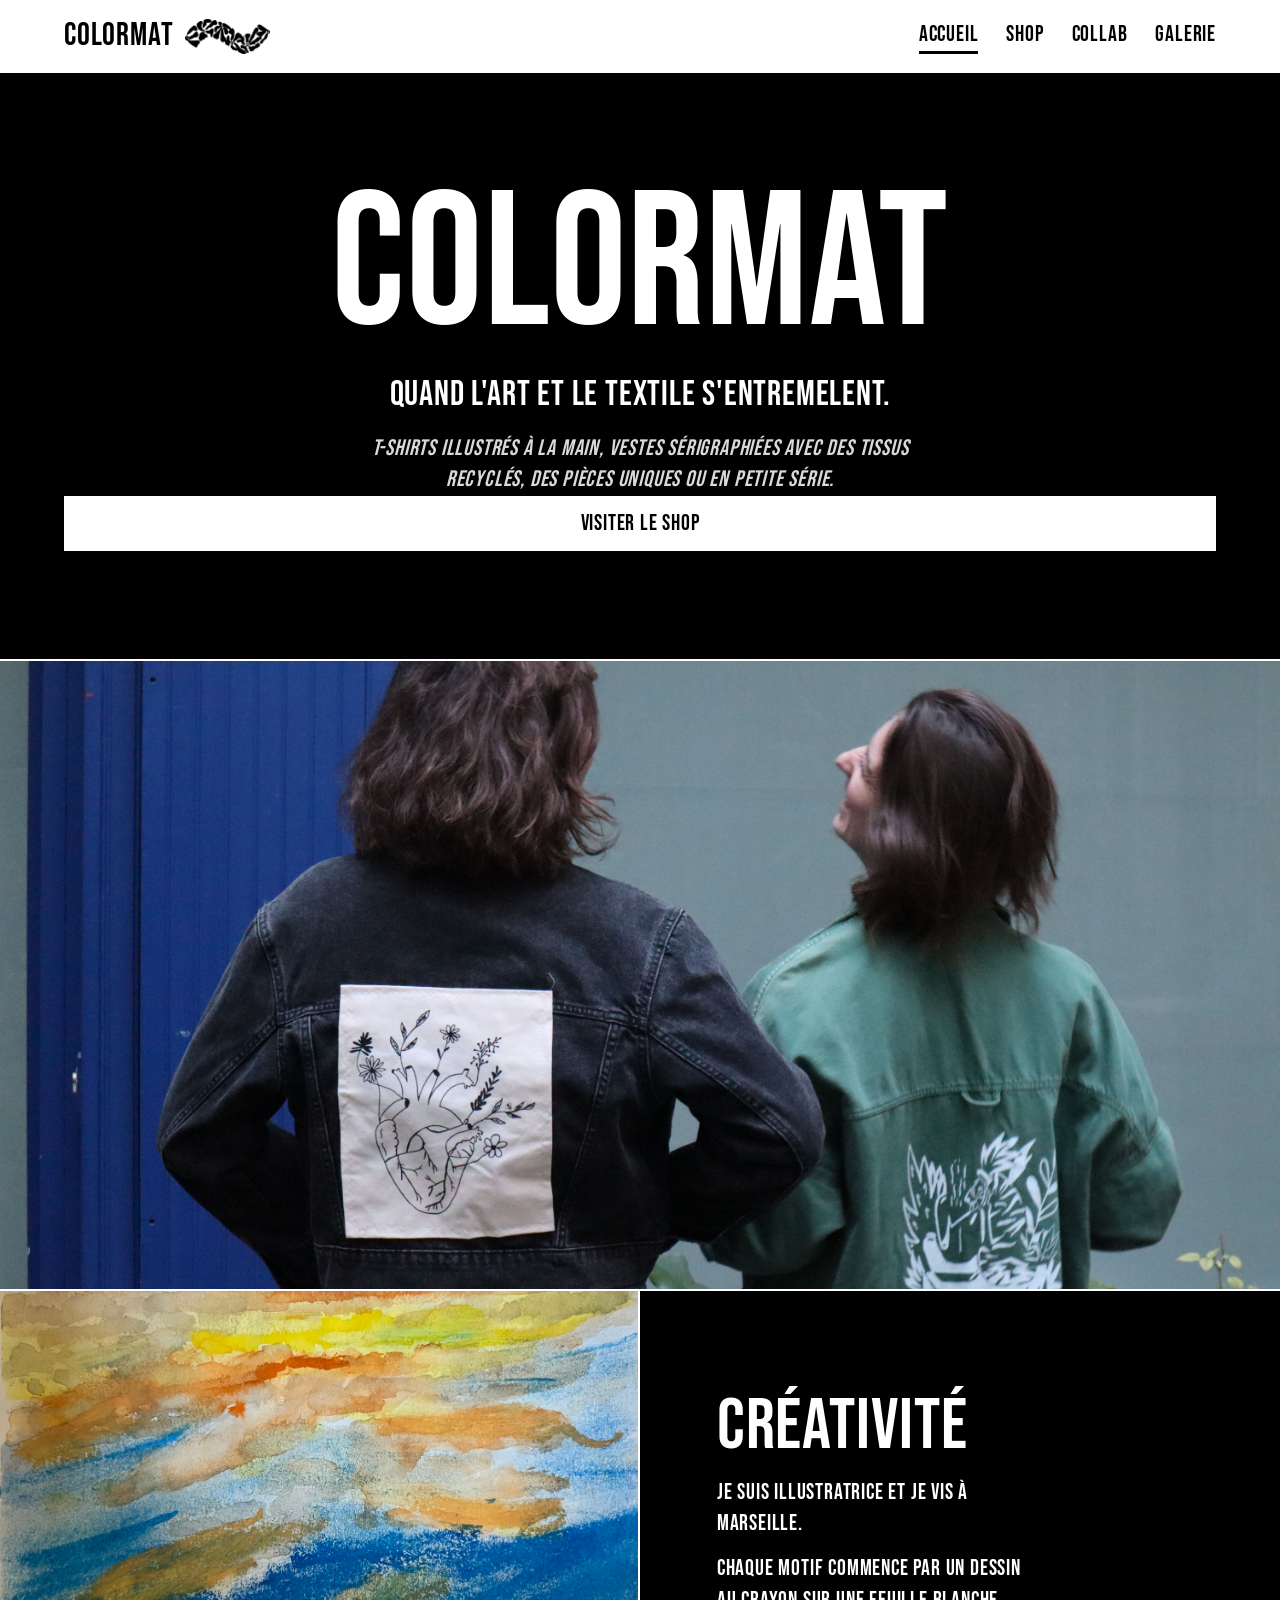
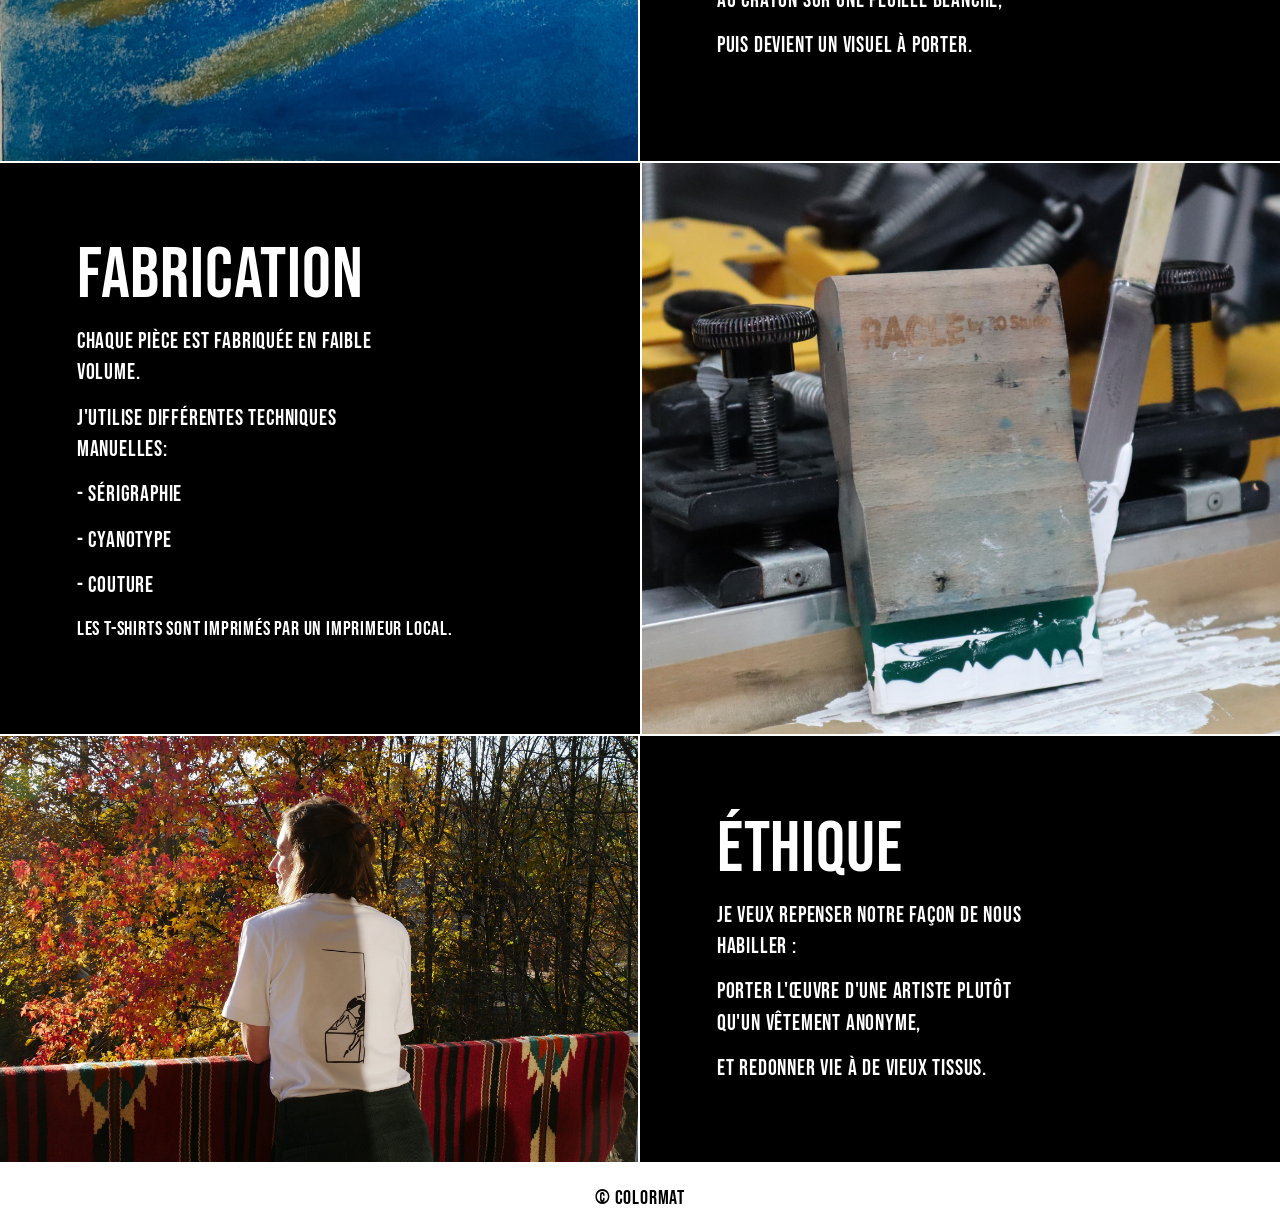
<file: index.html>
<!DOCTYPE html>
<html lang="fr"><head><meta charset="utf-8"><meta name="viewport" content="width=device-width,initial-scale=1">
<title>Accueil – COLORMAT</title>
<link rel="preconnect" href="https://fonts.googleapis.com"><link href="https://fonts.googleapis.com/css2?family=Bebas+Neue&display=swap" rel="stylesheet">
<link rel="stylesheet" href="style.css"></head><body>
<header><a class="logo" href="index.html">COLORMAT <img src="images/logo.png" alt="Logo COLORMAT"></a><nav>
<a href="index.html" class="actif">Accueil</a><a href="shop.html">Shop</a><a href="collab.html">Collab</a><a href="galerie.html">Galerie</a></nav></header>
<section class="hero">
<h1>COLORMAT</h1>
<p>Quand l'art et le textile s'entremelent.</p>
<p class="sous-titre">T-shirts illustrés à la main, vestes sérigraphiées avec des tissus recyclés, des pièces uniques ou en petite série.</p>
<a class="btn btn-hero" href="shop.html">Visiter le shop</a>
</section>
<section class="photo-large"><img src="images/accueil.jpg" alt="COLORMAT"></section>
<section class="bloc"><div class="photo"><img src="images/creativite.jpg" alt="CRÉATIVITÉ"></div><div class="texte"><h2>CRÉATIVITÉ</h2><p>Je suis illustratrice et je vis à Marseille.</p><p>Chaque motif commence par un dessin au crayon sur une feuille blanche,</p><p>puis devient un visuel à porter.</p></div></section>
<section class="bloc"><div class="photo"><img src="images/fabrication.jpg" alt="FABRICATION"></div><div class="texte"><h2>FABRICATION</h2><p>Chaque pièce est fabriquée en faible volume.</p><p>J'utilise différentes techniques manuelles:</p><p>- Sérigraphie</</p><p>- Cyanotype</p><p>- Couture</p>Les t-shirts sont imprimés par un imprimeur local.</p></div></section>
<section class="bloc"><div class="photo"><img src="images/ethique.jpg" alt="ÉTHIQUE"></div><div class="texte"><h2>ÉTHIQUE</h2><p>Je veux repenser notre façon de nous habiller :</p><p>Porter l'œuvre d'une artiste plutôt qu'un vêtement anonyme,</p><p>et redonner vie à de vieux tissus.</p></div></section>
<footer>© COLORMAT</footer>
</body></html>
</file>
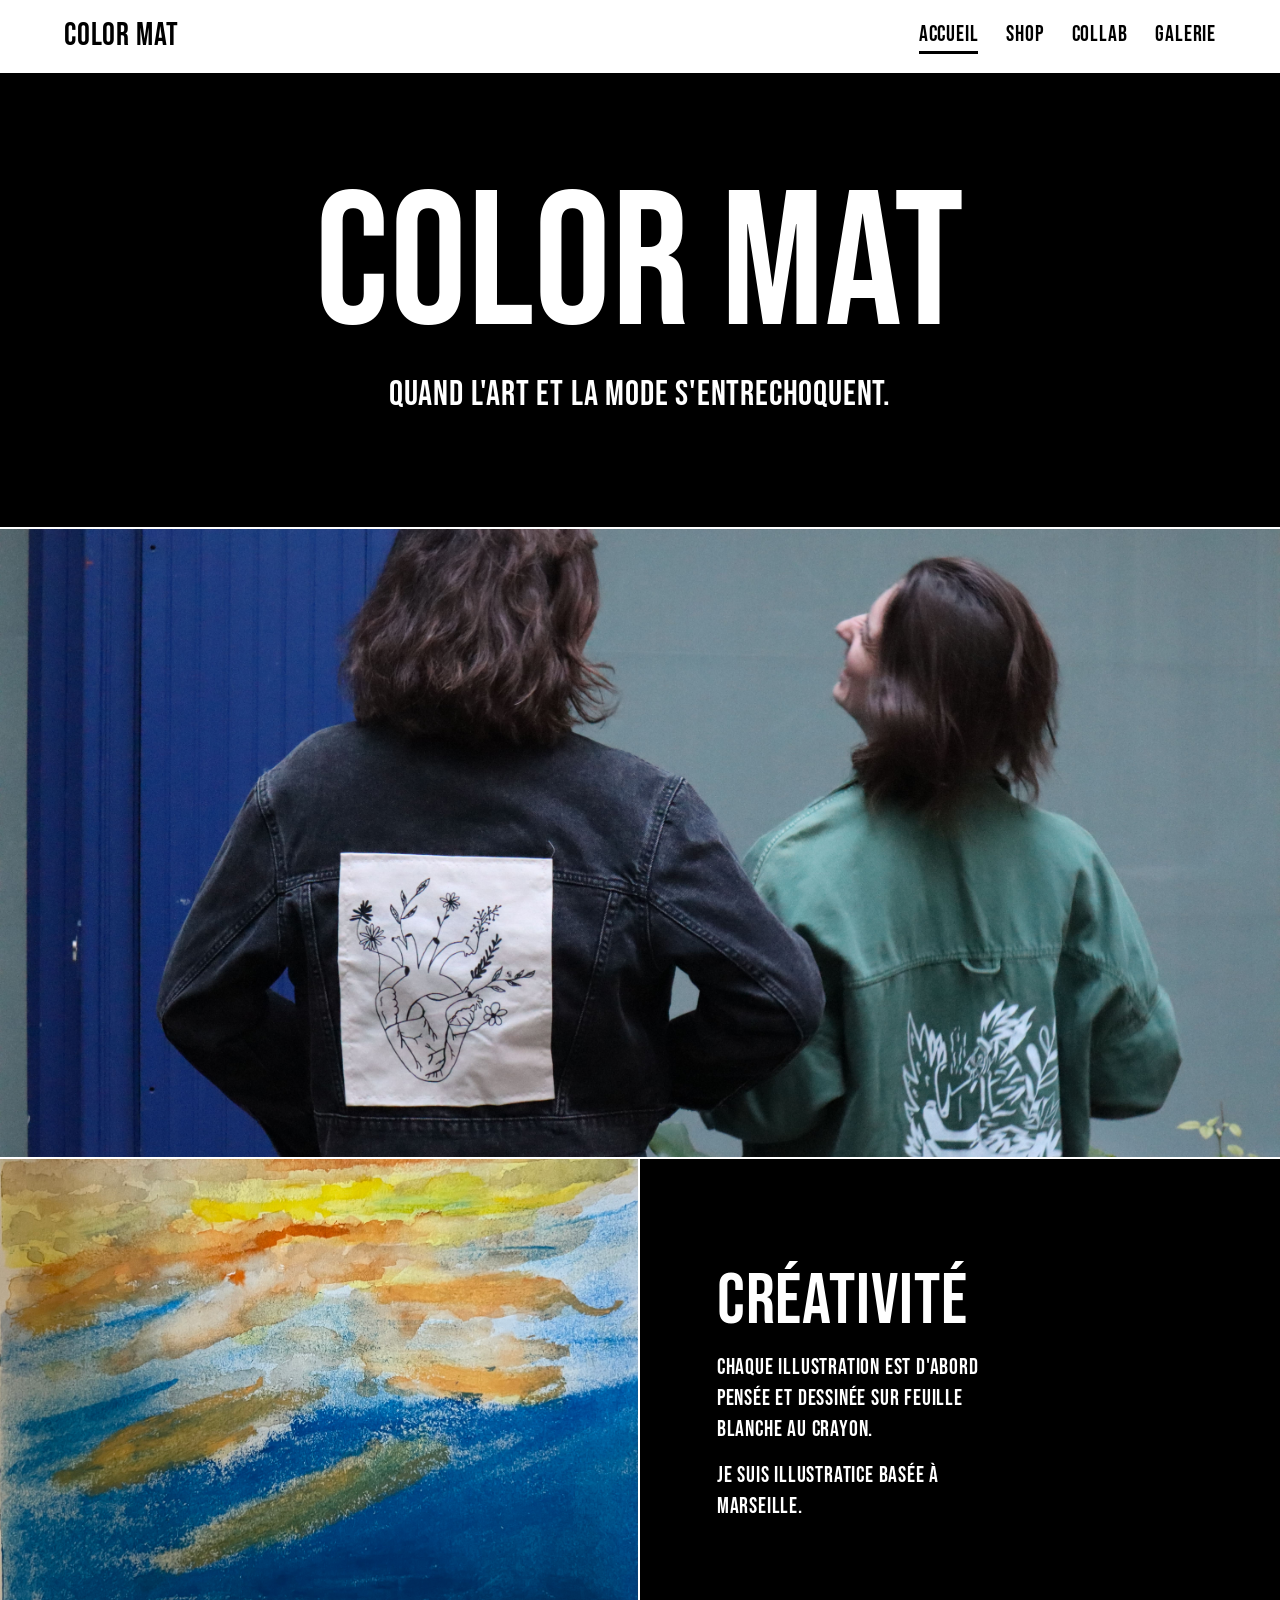
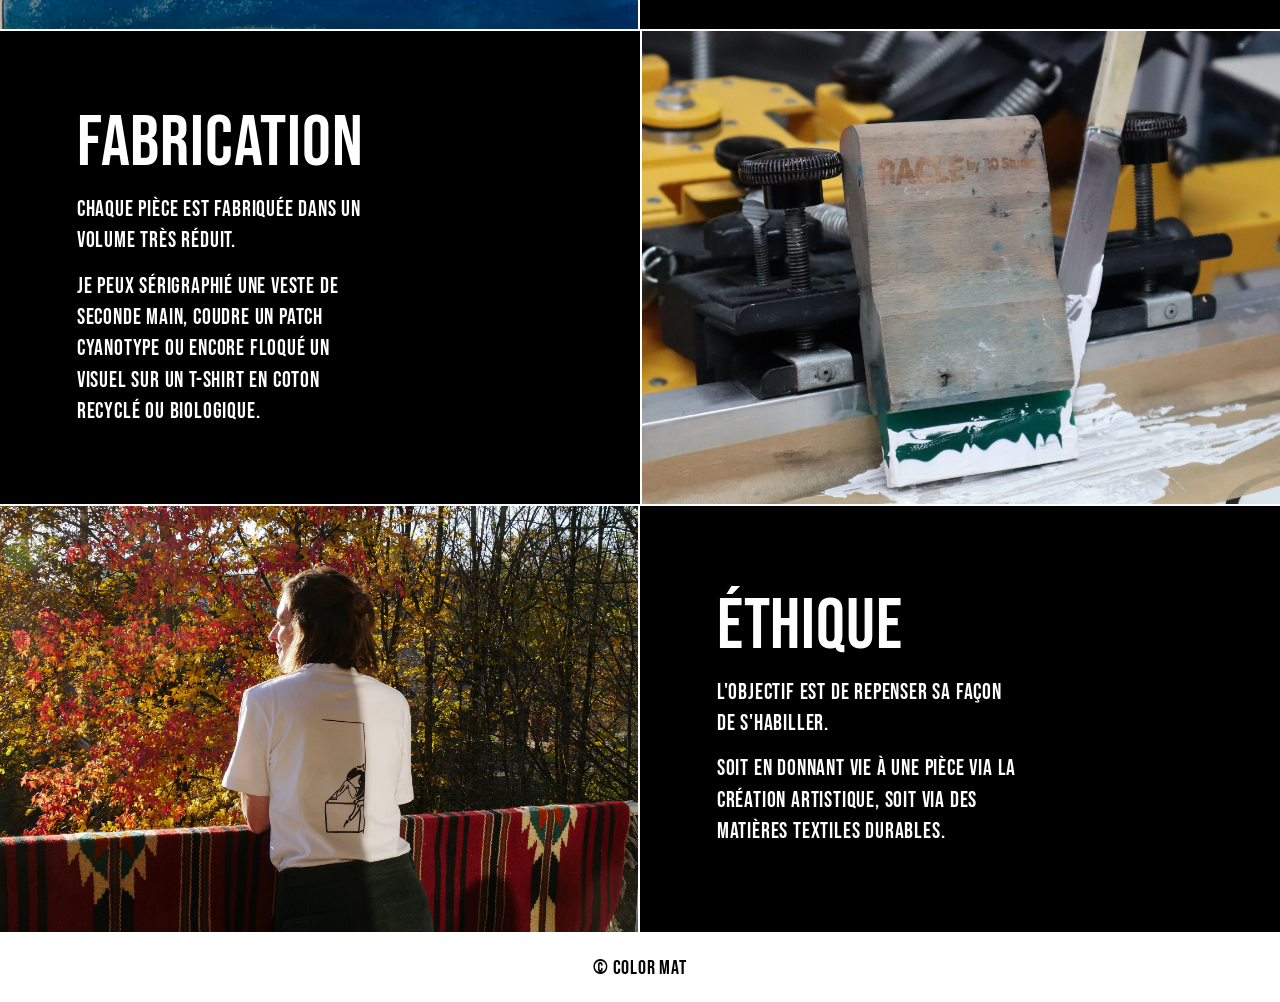
<file: accueil.html>
<!DOCTYPE html>
<html lang="fr"><head><meta charset="utf-8"><meta name="viewport" content="width=device-width,initial-scale=1">
<title>Accueil – COLOR MAT</title>
<link rel="preconnect" href="https://fonts.googleapis.com"><link href="https://fonts.googleapis.com/css2?family=Bebas+Neue&display=swap" rel="stylesheet">
<link rel="stylesheet" href="style.css"></head><body>
<header><a class="logo" href="index.html">COLOR MAT</a><nav>
<a href="index.html" class="actif">Accueil</a><a href="shop.html">Shop</a><a href="collab.html">Collab</a><a href="galerie.html">Galerie</a></nav></header>
<section class="hero"><h1>COLOR MAT</h1><p>Quand l'art et la mode s'entrechoquent.</p></section>
<section class="photo-large"><img src="images/accueil.jpg" alt="COLOR MAT"></section>
<section class="bloc"><div class="photo"><img src="images/creativite.jpg" alt="CRÉATIVITÉ"></div><div class="texte"><h2>CRÉATIVITÉ</h2><p>Chaque illustration est d'abord pensée et dessinée sur feuille blanche au crayon.</p><p>Je suis illustratice basée à Marseille.</p></div></section>
<section class="bloc"><div class="photo"><img src="images/fabrication.jpg" alt="FABRICATION"></div><div class="texte"><h2>FABRICATION</h2><p>Chaque pièce est fabriquée dans un volume très réduit.</p><p>Je peux sérigraphié une veste de seconde main, coudre un patch cyanotype ou encore floqué un visuel sur un t-shirt en coton recyclé ou biologique.</p></div></section>
<section class="bloc"><div class="photo"><img src="images/ethique.jpg" alt="ÉTHIQUE"></div><div class="texte"><h2>ÉTHIQUE</h2><p>L'objectif est de repenser sa façon de s'habiller.</p><p>Soit en donnant vie à une pièce via la création artistique, soit via des matières textiles durables.</p></div></section>
<footer>© COLOR MAT</footer>
</body></html>
</file>
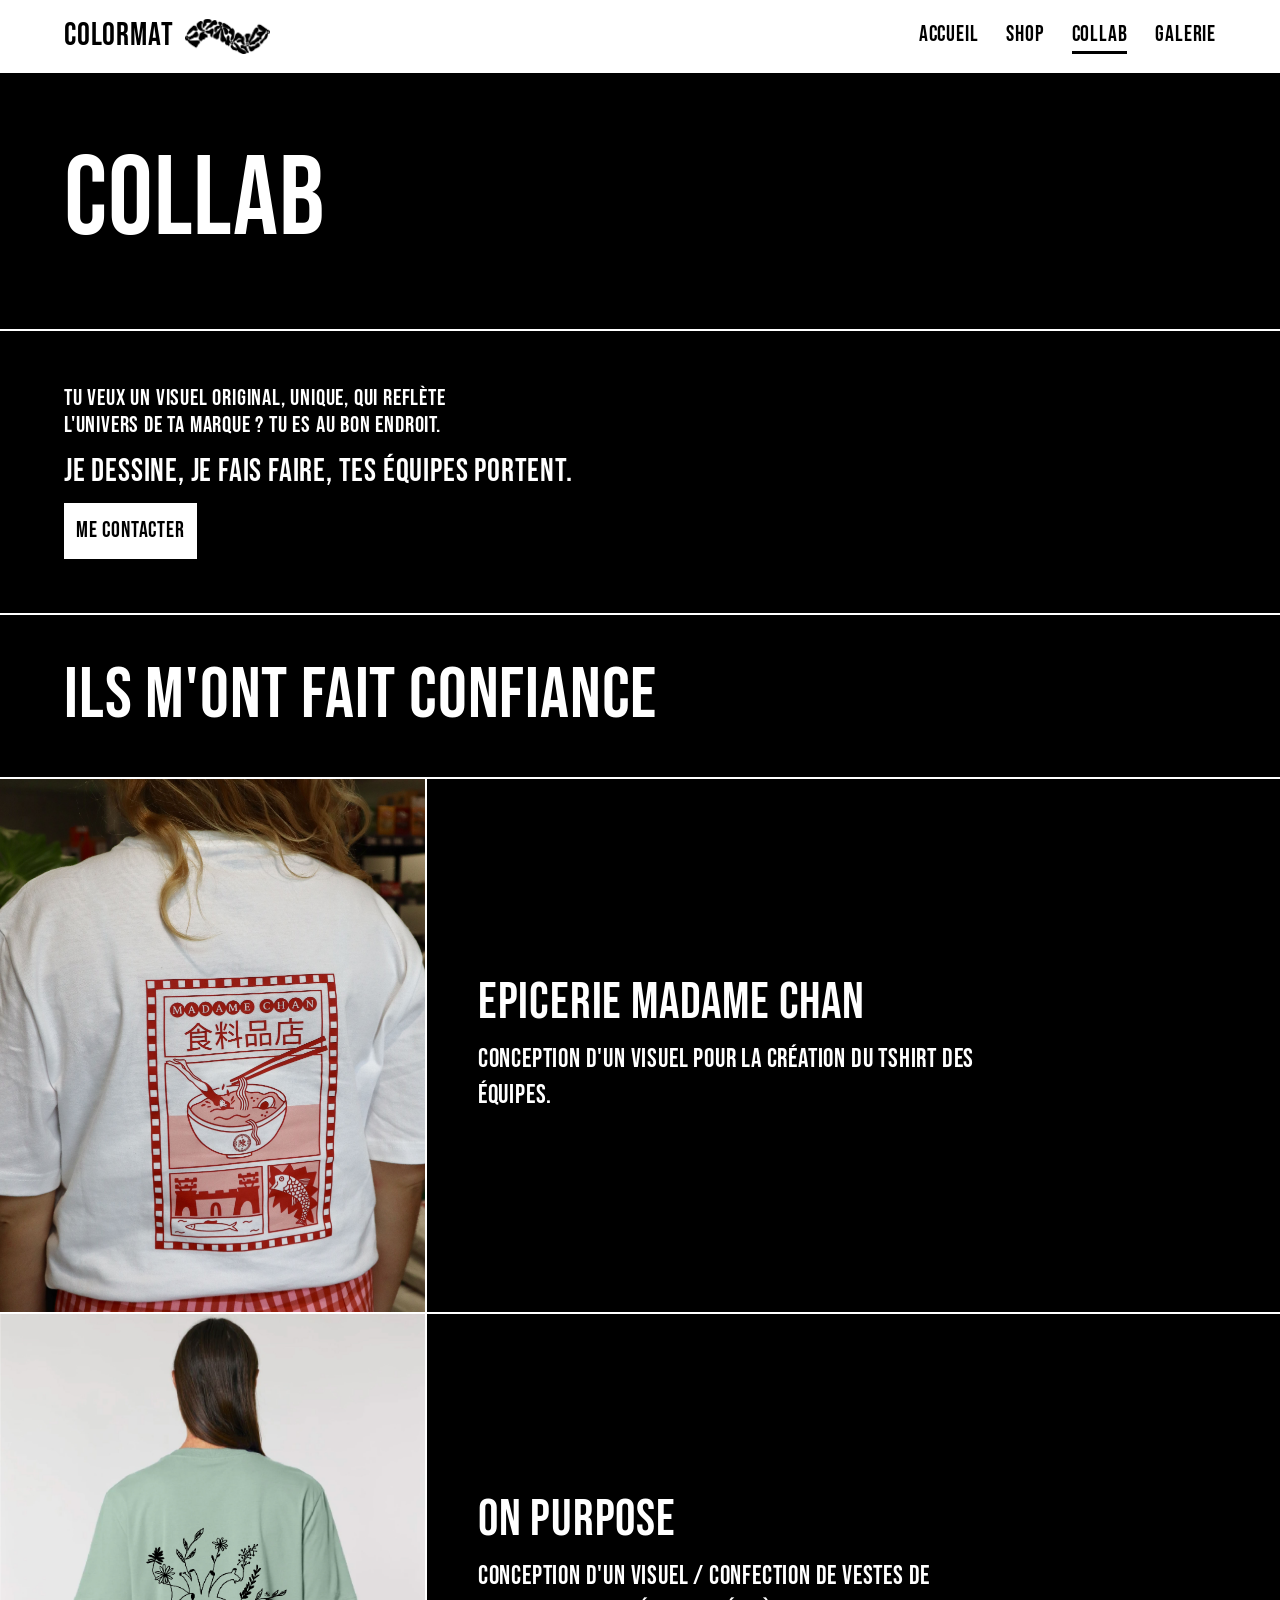
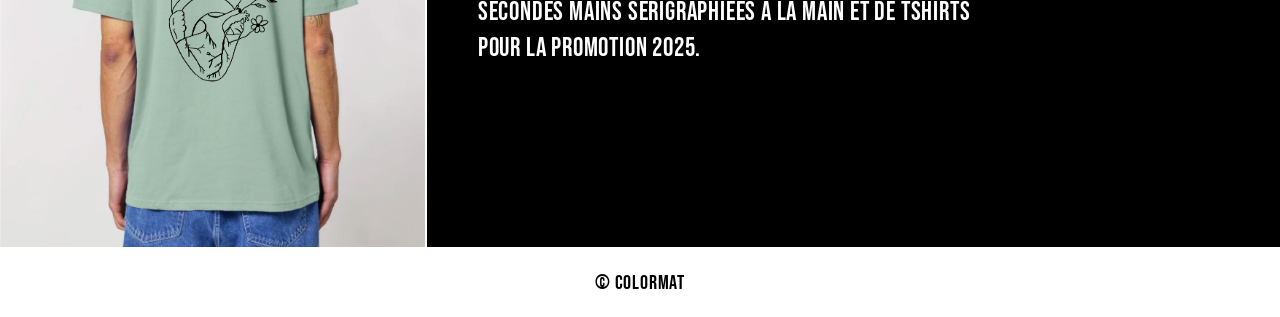
<file: collab.html>
<!DOCTYPE html>
<html lang="fr"><head><meta charset="utf-8"><meta name="viewport" content="width=device-width,initial-scale=1">
<title>Collab – COLORMAT</title>
<link rel="preconnect" href="https://fonts.googleapis.com"><link href="https://fonts.googleapis.com/css2?family=Bebas+Neue&display=swap" rel="stylesheet">
<link rel="stylesheet" href="style.css"></head><body>
<header><a class="logo" href="index.html">COLORMAT <img src="images/logo.png" alt="Logo COLORMAT"></a><nav>
<a href="index.html">Accueil</a><a href="shop.html">Shop</a><a href="collab.html" class="actif">Collab</a><a href="galerie.html">Galerie</a></nav></header>
<h1 class="titre-page">COLLAB</h1>

<section class="collab-intro">
  <p class="collab-question">Tu veux un visuel original, unique, qui reflète l'univers de ta marque ? Tu es au bon endroit.</p>
  <p class="collab-slogan">Je dessine, je fais faire, tes équipes portent.</p>
  <a class="btn" href="mailto:houben.mathilde@gmail.com">Me contacter</a>
</section>

<h2 class="titre-section">ILS M'ONT FAIT CONFIANCE</h2>

<section class="collab-ligne">
  <div class="photo"><img src="images/collab1.jpg" alt="Collaboration 1"></div>
  <div class="texte">
    <h3>Epicerie Madame Chan</h3>
    <p>Conception d'un visuel pour la création du tshirt des équipes.</p>
  </div>
</section>

<section class="collab-ligne">
  <div class="photo"><img src="images/collab2.jpg" alt="Collaboration 2"></div>
  <div class="texte">
    <h3>On Purpose</h3>
    <p>Conception d'un visuel / Confection de vestes de secondes mains sérigraphiées à la main et de tshirts pour la promotion 2025. </p>
  </div>
</section>

<footer>© COLORMAT</footer>
</body></html>
</file>
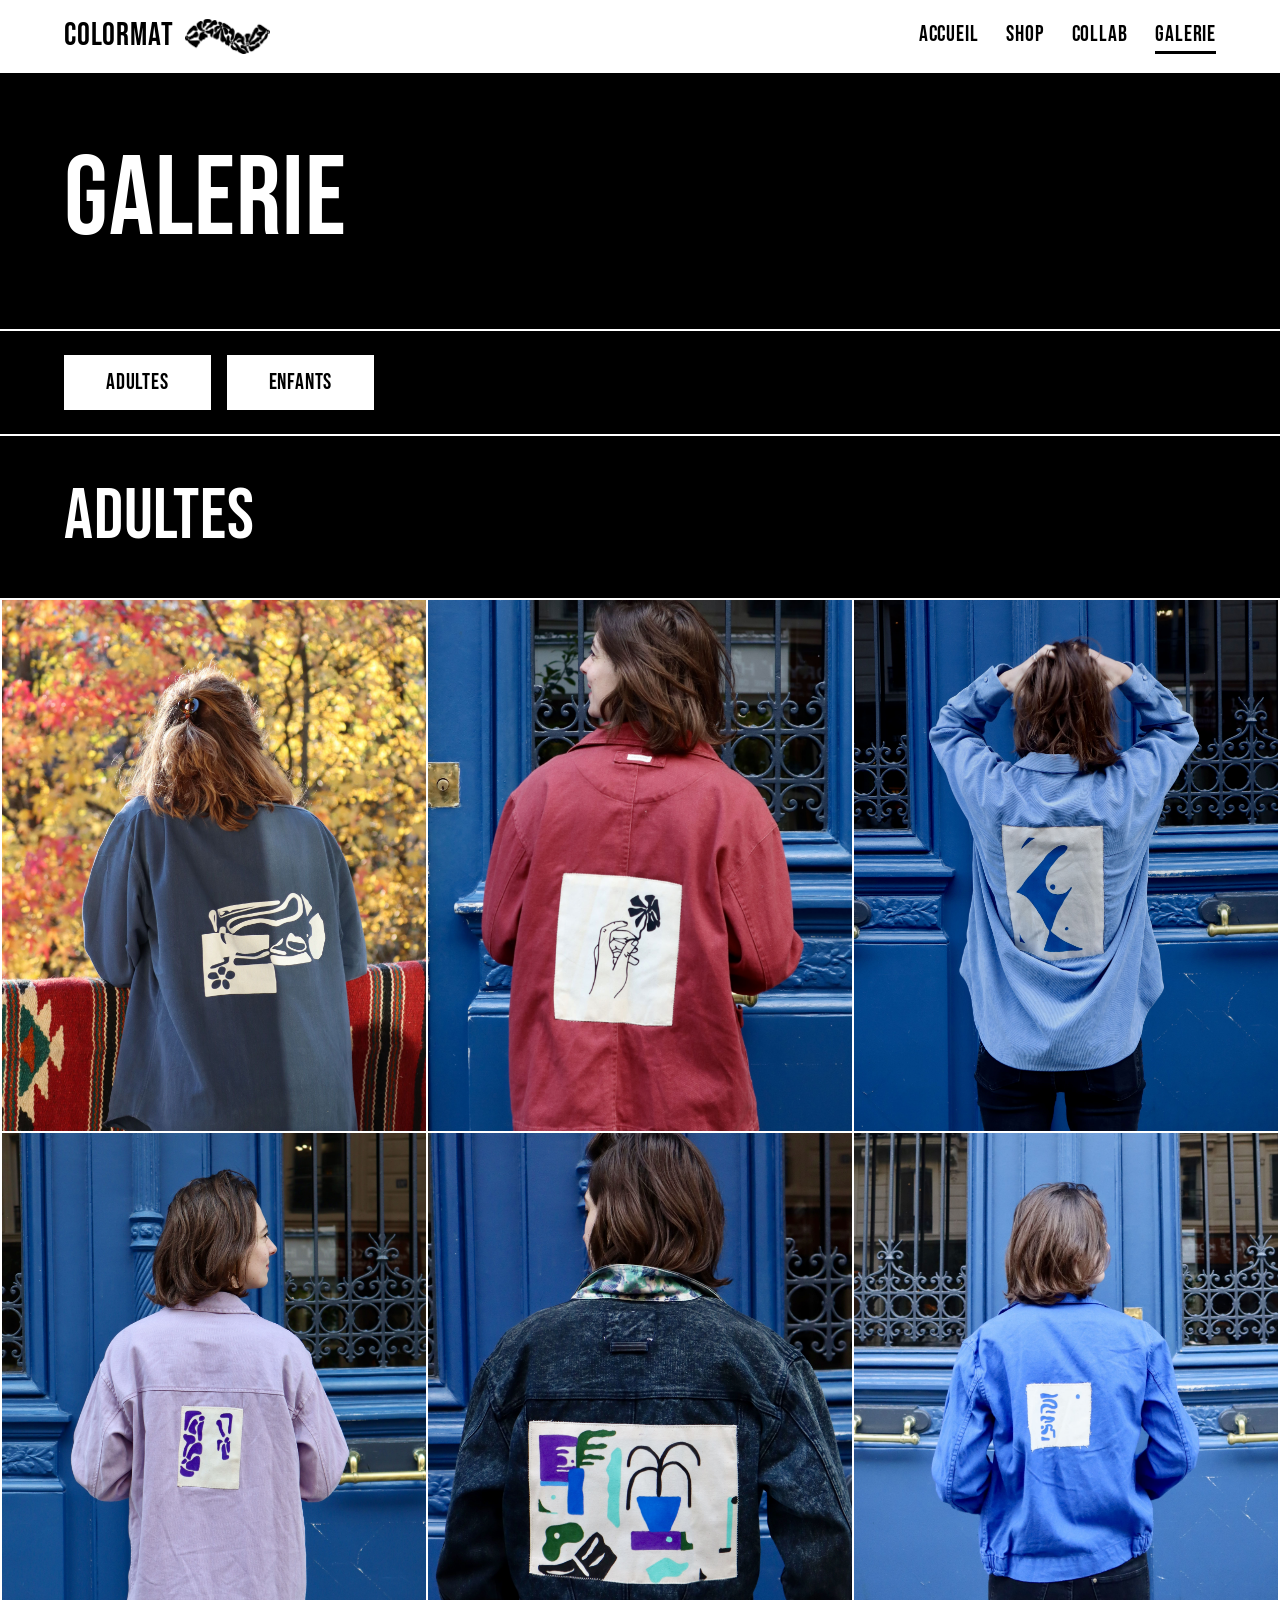
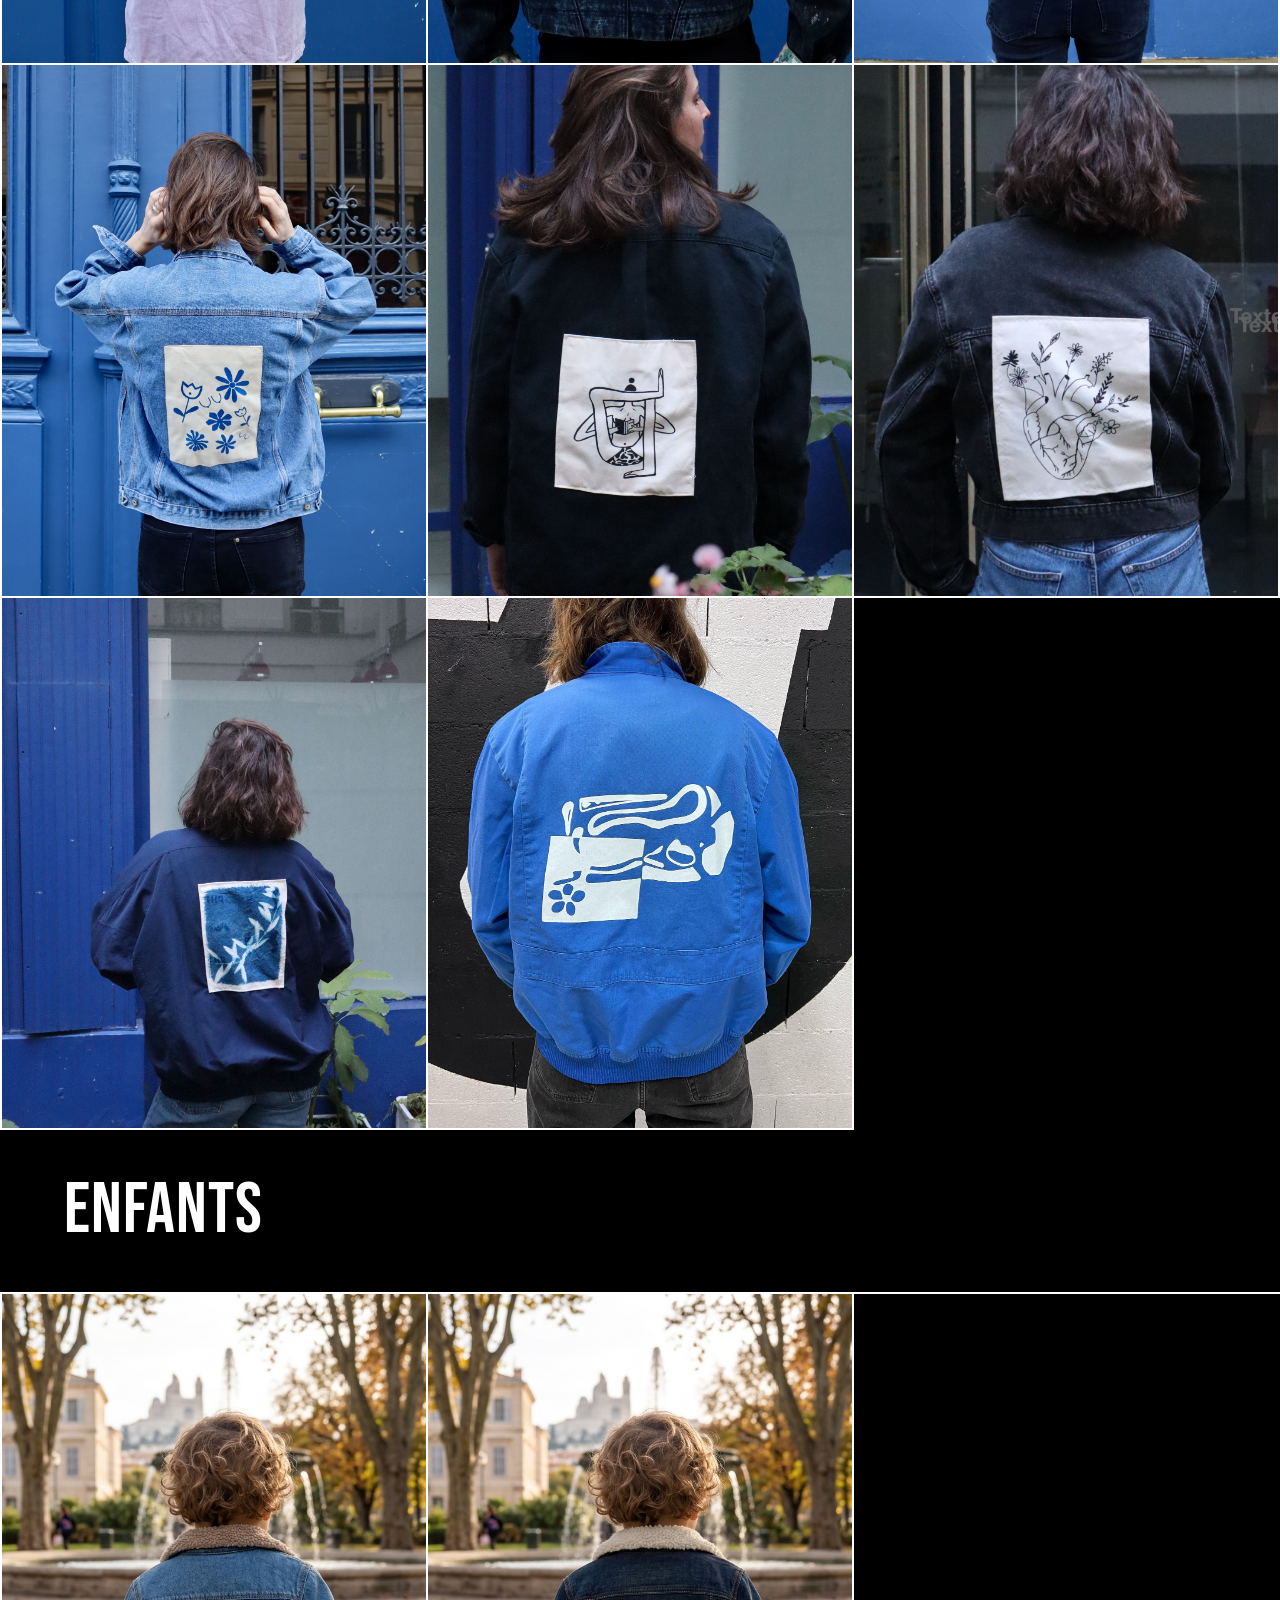
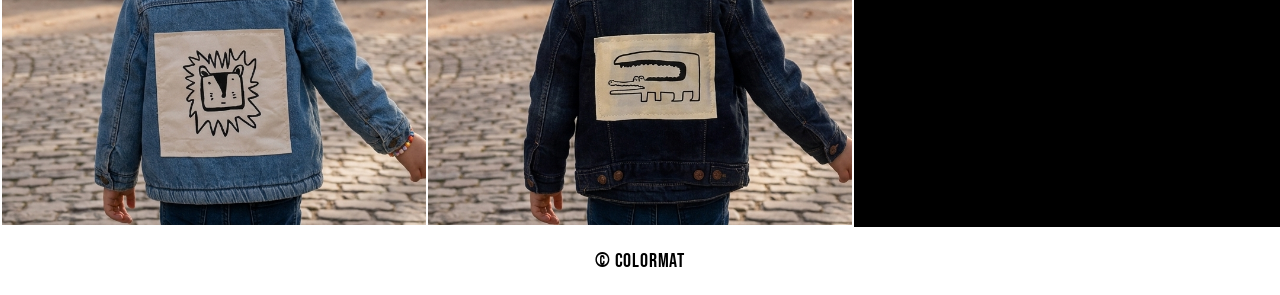
<file: galerie.html>
<!DOCTYPE html>
<html lang="fr"><head><meta charset="utf-8"><meta name="viewport" content="width=device-width,initial-scale=1">
<title>Galerie – COLORMAT</title>
<link rel="preconnect" href="https://fonts.googleapis.com"><link href="https://fonts.googleapis.com/css2?family=Bebas+Neue&display=swap" rel="stylesheet">
<link rel="stylesheet" href="style.css"></head><body>
<header><a class="logo" href="index.html">COLORMAT <img src="images/logo.png" alt="Logo COLORMAT"></a><nav>
<a href="index.html">Accueil</a><a href="shop.html">Shop</a><a href="collab.html">Collab</a><a href="galerie.html" class="actif">Galerie</a></nav></header>
<h1 class="titre-page">GALERIE</h1>
<div class="filtres">
<a class="btn" href="#adultes">Adultes</a>
<a class="btn" href="#enfants">Enfants</a>
</div>
<h2 class="titre-section" id="adultes">ADULTES</h2>
<section class="galerie">
  <figure><img src="images/galerie1.jpg" alt="Création 1" loading="lazy"></figure>
  <figure><img src="images/galerie2.jpg" alt="Création 2" loading="lazy"></figure>
  <figure><img src="images/galerie3.jpg" alt="Création 3" loading="lazy"></figure>
  <figure><img src="images/galerie4.jpg" alt="Création 4" loading="lazy"></figure>
  <figure><img src="images/galerie5.jpg" alt="Création 5" loading="lazy"></figure>
  <figure><img src="images/galerie6.jpg" alt="Création 6" loading="lazy"></figure>
  <figure><img src="images/galerie7.jpg" alt="Création 7" loading="lazy"></figure>
  <figure><img src="images/galerie8.jpg" alt="Création 8" loading="lazy"></figure>
  <figure><img src="images/galerie9.jpg" alt="Création 9" loading="lazy"></figure>
  <figure><img src="images/galerie10.jpg" alt="Création 10" loading="lazy"></figure>
  <figure><img src="images/galerie11.jpg" alt="Création 11" loading="lazy"></figure>
</section>
<h2 class="titre-section" id="enfants">ENFANTS</h2>
<section class="galerie">
  <figure><img src="images/galerie12.jpg" alt="Création 12" loading="lazy"></figure>
  <figure><img src="images/galerie13.jpg" alt="Création 13" loading="lazy"></figure>
</section>
<footer>© COLORMAT</footer>
</body></html>
</file>
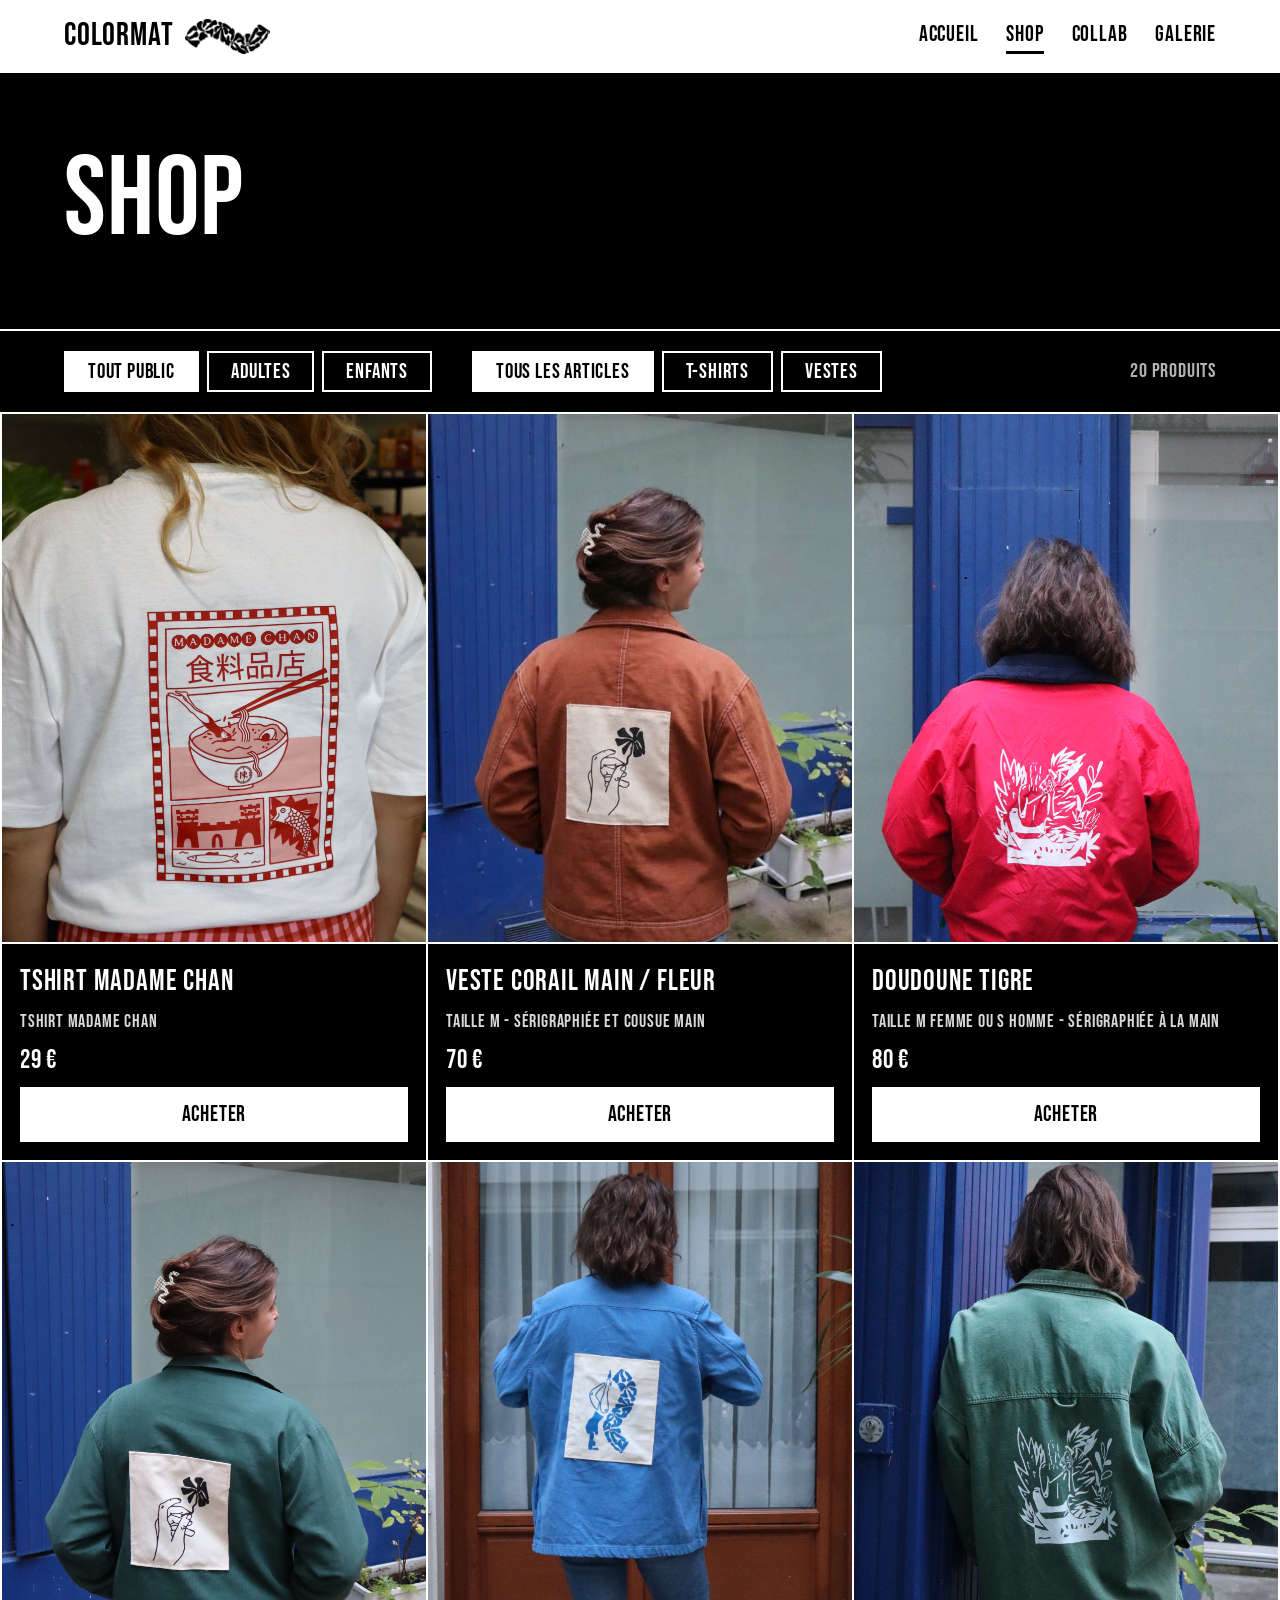
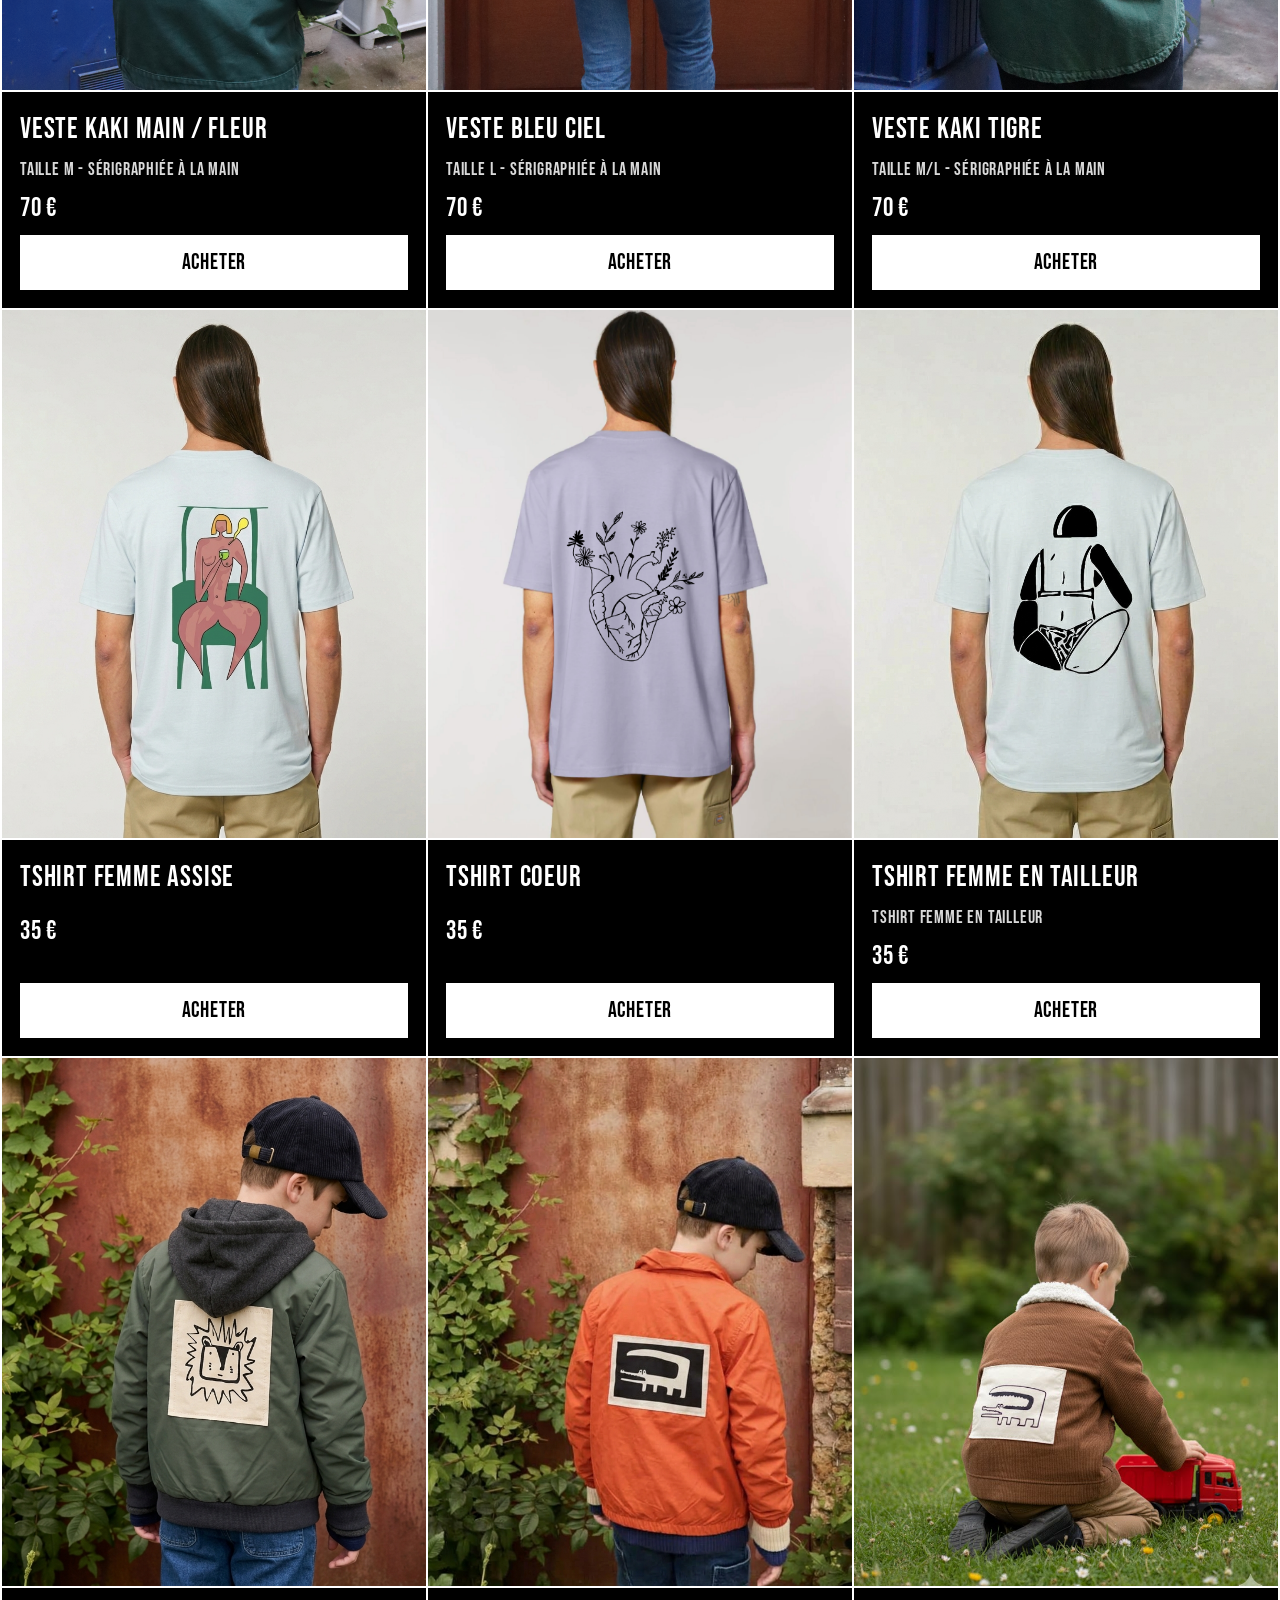
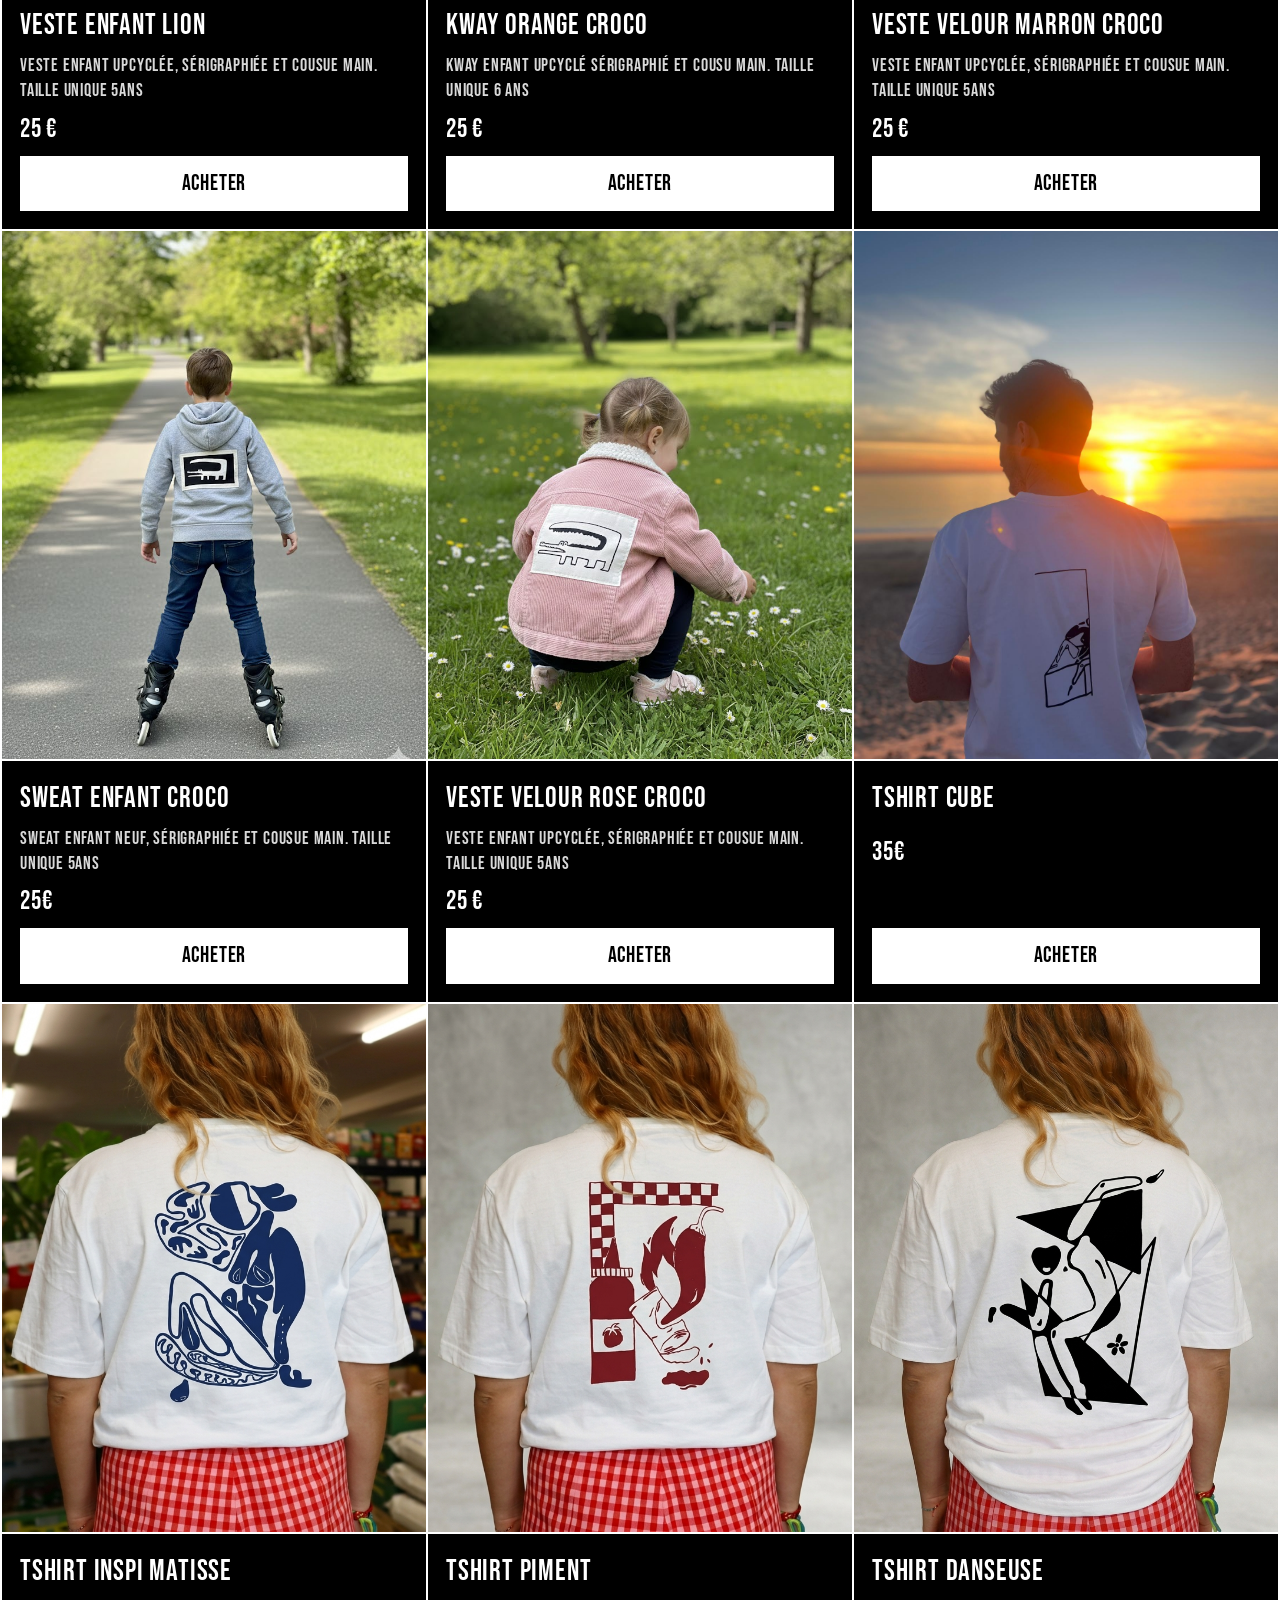
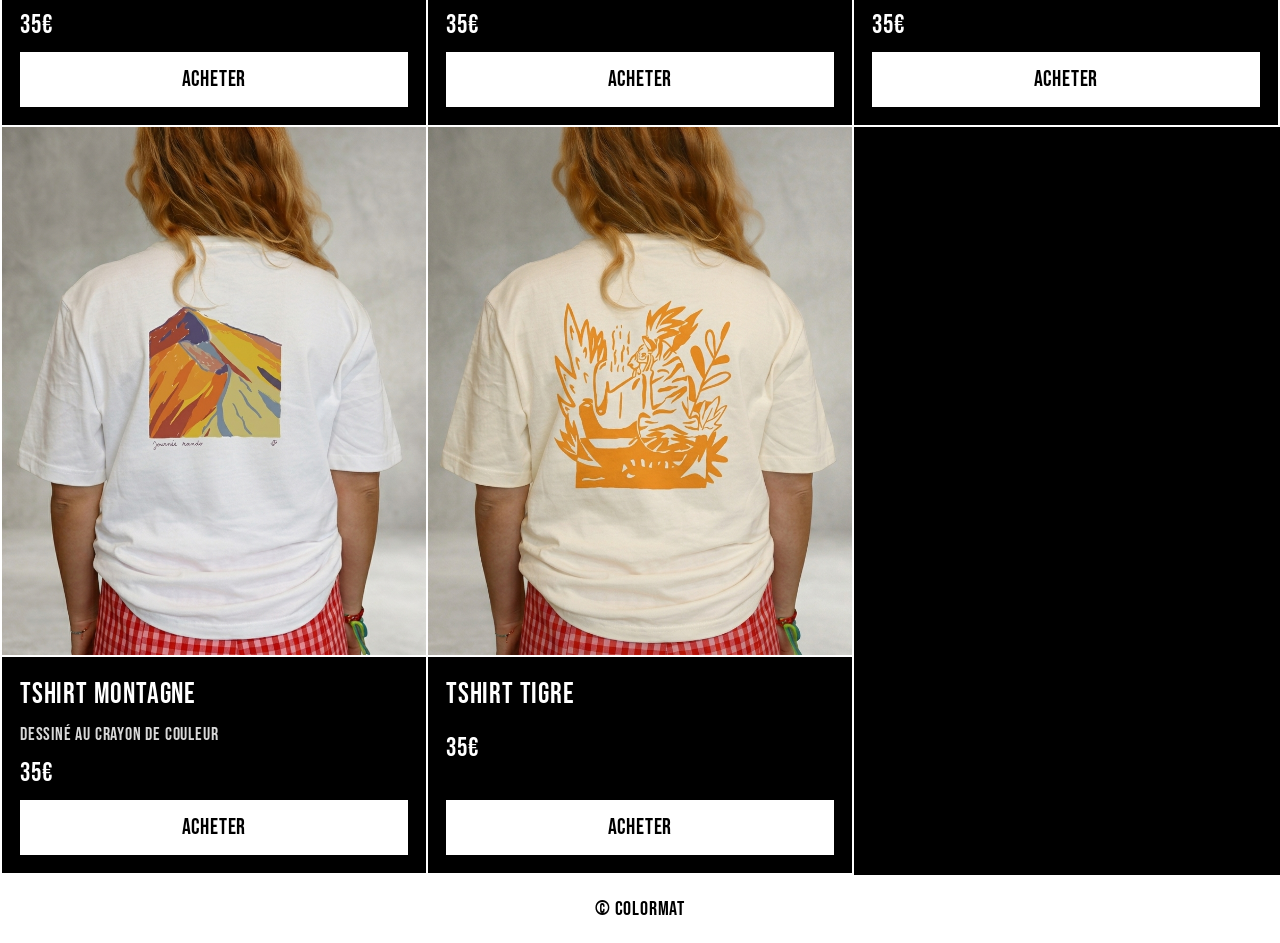
<file: shop.html>
<!DOCTYPE html>
<html lang="fr"><head><meta charset="utf-8"><meta name="viewport" content="width=device-width,initial-scale=1">
<title>Shop – COLORMAT</title>
<link rel="preconnect" href="https://fonts.googleapis.com"><link href="https://fonts.googleapis.com/css2?family=Bebas+Neue&display=swap" rel="stylesheet">
<link rel="stylesheet" href="style.css"></head><body>
<header><a class="logo" href="index.html">COLORMAT <img src="images/logo.png" alt="Logo COLORMAT"></a><nav>
<a href="index.html">Accueil</a><a href="shop.html" class="actif">Shop</a><a href="collab.html">Collab</a><a href="galerie.html">Galerie</a></nav></header>
<h1 class="titre-page">SHOP</h1>
<div class="barre-filtres">
  <div class="groupe">
    <button class="filtre actif" data-groupe="public" data-valeur="tous">Tout public</button>
    <button class="filtre" data-groupe="public" data-valeur="adulte">Adultes</button>
    <button class="filtre" data-groupe="public" data-valeur="enfant">Enfants</button>
  </div>
  <div class="groupe">
    <button class="filtre actif" data-groupe="type" data-valeur="tous">Tous les articles</button>
    <button class="filtre" data-groupe="type" data-valeur="tshirt">T-shirts</button>
    <button class="filtre" data-groupe="type" data-valeur="veste">Vestes</button>
  </div>
  <span id="compteur"></span>
</div>
<section class="grille" id="grille"></section>
<footer>© COLORMAT</footer>
<script src="produits.js"></script>
<script src="shop.js"></script>
</body></html>
</file>
<file: style.css>
/* ===== BASE ===== */
:root{--noir:#000;--blanc:#fff}
*{box-sizing:border-box;margin:0;padding:0}
html{scroll-behavior:smooth;scroll-padding-top:90px}
body{background:var(--noir);color:var(--blanc);font-family:'Bebas Neue',sans-serif;font-size:1.25rem;letter-spacing:.04em;line-height:1.4}
a{color:inherit}

/* ===== BANDEAU ===== */
header{background:var(--blanc);color:var(--noir);display:flex;justify-content:space-between;align-items:center;flex-wrap:wrap;gap:12px;padding:14px 5vw;position:sticky;top:0;z-index:10}
header .logo{font-size:2rem;text-decoration:none;display:flex;align-items:center;gap:12px}
header .logo img{height:35px;width:auto}
nav{display:flex;gap:28px;flex-wrap:wrap}
nav a{text-decoration:none;font-size:1.4rem;border-bottom:3px solid transparent}
nav a:hover,nav a.actif{border-bottom-color:var(--noir)}
footer{background:var(--blanc);color:var(--noir);text-align:center;padding:20px}

/* ===== ACCUEIL ===== */
.hero{text-align:center;padding:12vh 5vw;border-bottom:2px solid var(--blanc)}
.hero h1{font-size:clamp(4rem,16vw,12rem);line-height:.9;font-weight:400}
.hero p{font-size:clamp(1.4rem,3vw,2.2rem);margin-top:16px}
.hero .sous-titre{font-size:clamp(1rem,1.8vw,1.4rem);font-style:italic;margin:14px auto 0;max-width:60ch;opacity:.85}
.btn-hero{display:inline-block;margin-top:32px;padding:14px 40px;font-size:1.6rem}
.photo-large{border-bottom:2px solid var(--blanc);height:70vh;background:#222}
.photo-large img{width:100%;height:100%;object-fit:cover;object-position:center bottom;display:block}
.bloc{display:grid;grid-template-columns:1fr 1fr;border-bottom:2px solid var(--blanc)}
.bloc:nth-of-type(even) .photo{order:2}
.photo{background:#222;min-height:360px;border-right:2px solid var(--blanc)}
.bloc:nth-of-type(even) .photo{border-right:0;border-left:2px solid var(--blanc)}
.photo img{width:100%;height:100%;object-fit:cover;display:block}
.texte{padding:6vw;display:flex;flex-direction:column;justify-content:center;gap:14px}
.texte h2{font-size:clamp(2.5rem,6vw,4.5rem);font-weight:400;line-height:1}
.texte p{max-width:34ch;font-size:1.4rem}

/* ===== TITRES DE PAGES ET DE SECTIONS ===== */
.titre-page{padding:8vh 5vw;border-bottom:2px solid var(--blanc);font-size:clamp(3rem,9vw,7rem);line-height:1;font-weight:400}
.titre-section{padding:5vh 5vw;border-bottom:2px solid var(--blanc);font-size:clamp(2.5rem,6vw,4.5rem);font-weight:400;line-height:1}

/* ===== BOUTONS ===== */
.btn{margin-top:auto;display:block;text-align:center;background:var(--blanc);color:var(--noir);padding:10px;text-decoration:none;font-size:1.4rem;border:2px solid var(--blanc)}
.btn:hover{background:var(--noir);color:var(--blanc)}
.btn.epuise{opacity:.4;cursor:not-allowed}
.filtres{display:flex;gap:16px;flex-wrap:wrap;padding:24px 5vw;border-bottom:2px solid var(--blanc)}
.filtres .btn{margin-top:0;display:inline-block;padding:10px 40px}

/* ===== SHOP ===== */
.barre-filtres{display:flex;flex-wrap:wrap;align-items:center;gap:14px 40px;padding:20px 5vw;border-bottom:2px solid var(--blanc)}
.groupe{display:flex;flex-wrap:wrap;gap:8px}
.filtre{background:var(--noir);color:var(--blanc);border:2px solid var(--blanc);font-family:inherit;font-size:1.3rem;letter-spacing:inherit;padding:6px 22px;cursor:pointer}
.filtre:hover,.filtre.actif{background:var(--blanc);color:var(--noir)}
#compteur{margin-left:auto;opacity:.7}
.vide{grid-column:1/-1;padding:8vh 5vw;font-size:1.6rem}
.grille{display:grid;grid-template-columns:repeat(3,1fr);border-left:2px solid var(--blanc)}
.produit{border-right:2px solid var(--blanc);border-bottom:2px solid var(--blanc);display:flex;flex-direction:column}
.produit .photo{min-height:0;aspect-ratio:4/5;border:0;border-bottom:2px solid var(--blanc)}
.produit .infos{padding:18px;display:flex;flex-direction:column;gap:8px;flex:1}
.produit h3{font-size:1.8rem;font-weight:400}
.produit p{font-size:1.1rem;opacity:.85}
.prix{font-size:1.6rem}

/* ===== COLLAB ===== */
.collab-intro{padding:6vh 5vw;border-bottom:2px solid var(--blanc);display:flex;flex-direction:column;gap:14px;align-items:flex-start}
.collab-question{font-size:clamp(1rem,1.8vw,1.5rem);line-height:1.2;max-width:50ch}
.collab-slogan{font-size:clamp(1.2rem,2.5vw,2.2rem);line-height:1.1}
.collab-ligne{display:grid;grid-template-columns:1fr 2fr;border-bottom:2px solid var(--blanc)}
.collab-ligne .photo{min-height:0;aspect-ratio:4/5;border-right:2px solid var(--blanc)}
.collab-ligne .texte{padding:4vw;justify-content:center}
.collab-ligne h3{font-size:clamp(2rem,4vw,3.2rem);font-weight:400;line-height:1}
.collab-ligne .texte p{max-width:50ch;font-size:clamp(1.3rem,2vw,1.7rem)}

/* ===== GALERIE ===== */
.galerie{display:grid;grid-template-columns:repeat(3,1fr);border-left:2px solid var(--blanc)}
.galerie figure{border-right:2px solid var(--blanc);border-bottom:2px solid var(--blanc);background:#222;aspect-ratio:4/5}
.galerie img{width:100%;height:100%;object-fit:cover;display:block}

/* ===== TABLETTE ===== */
@media(max-width:900px){
  .grille{grid-template-columns:repeat(2,minmax(0,1fr))}
  .galerie{grid-template-columns:repeat(2,minmax(0,1fr))}
}

/* ===== TÉLÉPHONE ===== */
@media(max-width:700px){
  /* Bandeau : logo, puis menu sur une seule ligne */
  header{flex-direction:column;align-items:flex-start;gap:6px;padding:10px 5vw}
  header .logo{font-size:1.5rem}
  header .logo img{height:26px}
  nav{width:100%;justify-content:space-between;flex-wrap:nowrap;gap:0}
  nav a{font-size:1.15rem}

  /* Titres */
  .titre-page{padding:5vh 5vw}
  .titre-section{padding:4vh 5vw;font-size:2rem}

  /* Accueil */
  .hero{padding:7vh 6vw}
  .hero p{font-size:1.3rem}
  .hero .sous-titre{font-size:.95rem}
  .btn-hero{margin-top:22px;padding:12px;font-size:1.3rem}
  .photo-large{height:40vh}
  .bloc{grid-template-columns:minmax(0,1fr)}
  .bloc .texte{order:0;padding:7vw 6vw;gap:10px;border-bottom:2px solid var(--blanc)}
  .bloc .photo,.bloc:nth-of-type(even) .photo{order:1;min-height:0;aspect-ratio:1/1;border:0}
  .texte h2{font-size:2.2rem}
  .texte p{max-width:none;font-size:1.05rem;line-height:1.35}

  /* Shop */
  .barre-filtres{padding:14px 5vw;gap:10px 16px}
  .filtre{font-size:1.05rem;padding:5px 14px}
  .produit .infos{padding:12px;gap:6px}
  .produit h3{font-size:1.25rem;line-height:1.1}
  .produit p{font-size:.95rem;line-height:1.25}
  .prix{font-size:1.2rem}
  .produit .btn{font-size:1.1rem;padding:8px}

    /* Collab : photo et texte alignés sur chaque ligne */
  .collab-intro{padding:5vh 6vw}
  .collab-ligne{grid-template-columns:minmax(0,2fr) minmax(0,3fr)}
  .collab-ligne .photo{position:relative;aspect-ratio:auto;min-height:220px;border-right:2px solid var(--blanc)}
  .collab-ligne .photo img{position:absolute;inset:0}
  .collab-ligne .texte{padding:4vw;gap:6px}
  .collab-ligne h3{font-size:1.15rem;line-height:1.05}
  .collab-ligne .texte p{font-size:.8rem;line-height:1.25}
</file>
